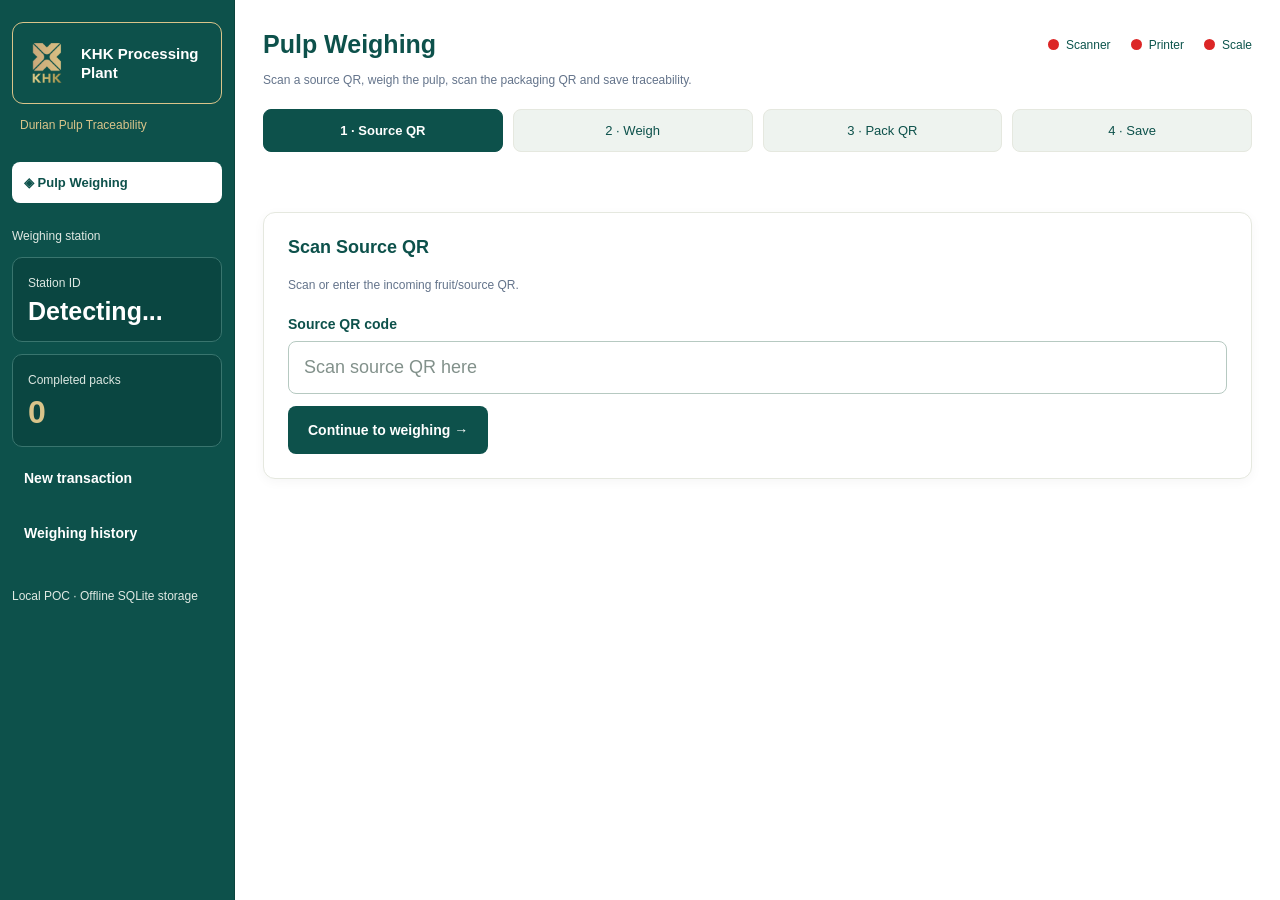
<file: index.html>
<!-- KHK Processing Plant - Test -->
<!doctype html>
<html lang="en">

<head>
  <meta charset="utf-8">
  <meta name="viewport" content="width=device-width, initial-scale=1">

  <title>KHK Processing Plant — Cloud</title>

  <link rel="stylesheet"
        href="static/css/cloudkiosk.css">

  <link rel="stylesheet"
        href="static/css/cloudhardware_status.css">


<script src="static/js/cloudauth.js" defer></script>
<script src="static/js/cloudkiosk.js" defer></script>

  
  <link rel="manifest"
        href="static/cloudmanifest.json">

  <meta name="theme-color" content="#164A32">
</head>

<body>
<div class="shell">
  <aside class="sidebar">
    <div class="brand">
    <img
        src="static/images/khk-logo.png"
        alt="KHK Logo"
        class="khk-logo"
    >
    <strong>KHK Processing Plant</strong>
</div>
    <p class="small">Durian Pulp Traceability</p>
    <div class="nav">◈ Pulp Weighing</div>
    <p class="small station-label">Weighing station</p>
    <div class="stat"><span class="small">Station ID</span><strong id="station">Detecting...</strong></div>
    <div class="stat production"><span class="small">Completed packs</span><strong id="count">0</strong></div>
    
    <button id="new" class="side-button">New transaction</button>
    <button id="showHistory" class="side-button">Weighing history</button>
    <p class="small sidebar-footer">Local POC · Offline SQLite storage</p>
  </aside>
  <main class="main">
    


    <div class="kiosk-topbar">
        <h1>Pulp Weighing</h1>

        <div class="hardware-inline">
            <div class="hardware-device">
                <span id="hwScanner" class="hardware-dot"></span>
                <span>Scanner</span>
                <span id="hwScannerDetail" hidden></span>
            </div>

            <div class="hardware-device">
                <span id="hwPrinter" class="hardware-dot"></span>
                <span>Printer</span>
                <span id="hwPrinterDetail" hidden></span>
            </div>

            <div class="hardware-device">
                <span id="hwScale" class="hardware-dot"></span>
                <span>Scale</span>
                <span id="hwScaleDetail" hidden></span>
            </div>
        </div>
    </div>

    <p class="small">Scan a source QR, weigh the pulp, scan the packaging QR and save traceability.</p>
    <nav class="steps" aria-label="Weighing steps">
      <span id="step1" class="active">1 · Source QR</span><span id="step2">2 · Weigh</span><span id="step3">3 · Pack QR</span><span id="step4">4 · Save</span>
    </nav>
    <div id="message" class="message" role="status" aria-live="polite"></div>
    <section id="sourcePanel" class="panel">
      <h2>Scan Source QR</h2><p class="small">Scan or enter the incoming fruit/source QR.</p>
      <label for="source">Source QR code</label><input id="source" maxlength="512" autocomplete="off" placeholder="Scan source QR here">
      <button id="toWeigh">Continue to weighing →</button>
    </section>
    <section id="weighPanel" class="panel hidden">
      <h2>Weigh Pulp</h2><p class="small">Simulated scale for interface testing. No hardware connected.</p>
      <div class="reading"><span id="reading">0</span><small> g</small></div>
      <p id="scaleStatus" class="small">Connecting to scale...</p><button id="capture">Capture weight →</button><button id="backSource" class="secondary">← Back</button>
    </section>
    <section id="packPanel" class="panel hidden">
      <h2>Scan Packaging QR</h2><p class="small">Scan the QR attached after packaging.</p>
      <div class="summary" id="summary"></div><label for="pack">Packaging QR code</label>
      <input id="pack" maxlength="512" autocomplete="off" placeholder="Scan packaging QR here">
      <button id="toSave">Review transaction →</button><button id="backWeigh" class="secondary">← Back</button>
    </section>
    <section id="savePanel" class="panel hidden">
      <h2>Confirm &amp; Save</h2><p class="small">Review before saving to the local SQLite database.</p>
      <div class="summary" id="review"></div><button id="save">Save traceability record</button><button id="backPack" class="secondary">← Back</button>
    </section>
    <section id="successPanel" class="panel hidden">
      <h2>Record saved locally ✓</h2><div class="summary" id="saved"></div><button id="next">Start next pack →</button>
    </section>
    <section id="historyPanel" class="panel hidden">
      <h2>Weighing History</h2><p class="small">Latest 100 records saved on this kiosk.</p>
      <input id="search" placeholder="Search source or packaging QR">
      <div class="table-wrap"><table><thead><tr><th>Time</th><th>Source QR</th><th>Weight</th><th>Packaging QR</th><th>Sync</th></tr></thead><tbody id="historyRows"></tbody></table></div>
      <button id="closeHistory" class="secondary">Back to weighing</button>
    </section>
 
  </main>
</div>

<script>
  if ('serviceWorker' in navigator) {
    window.addEventListener('load', async () => {
      try {
        const registration =
          await navigator.serviceWorker.register(
            './cloudsw.js',
            { scope: './' }
          );

        console.log(
          'KHK Cloud Service Worker registered:',
          registration.scope
        );
      } catch (error) {
        console.error(
          'KHK Cloud Service Worker registration failed:',
          error
        );
      }
    });
  }
</script>

</body>
</html>
</file>
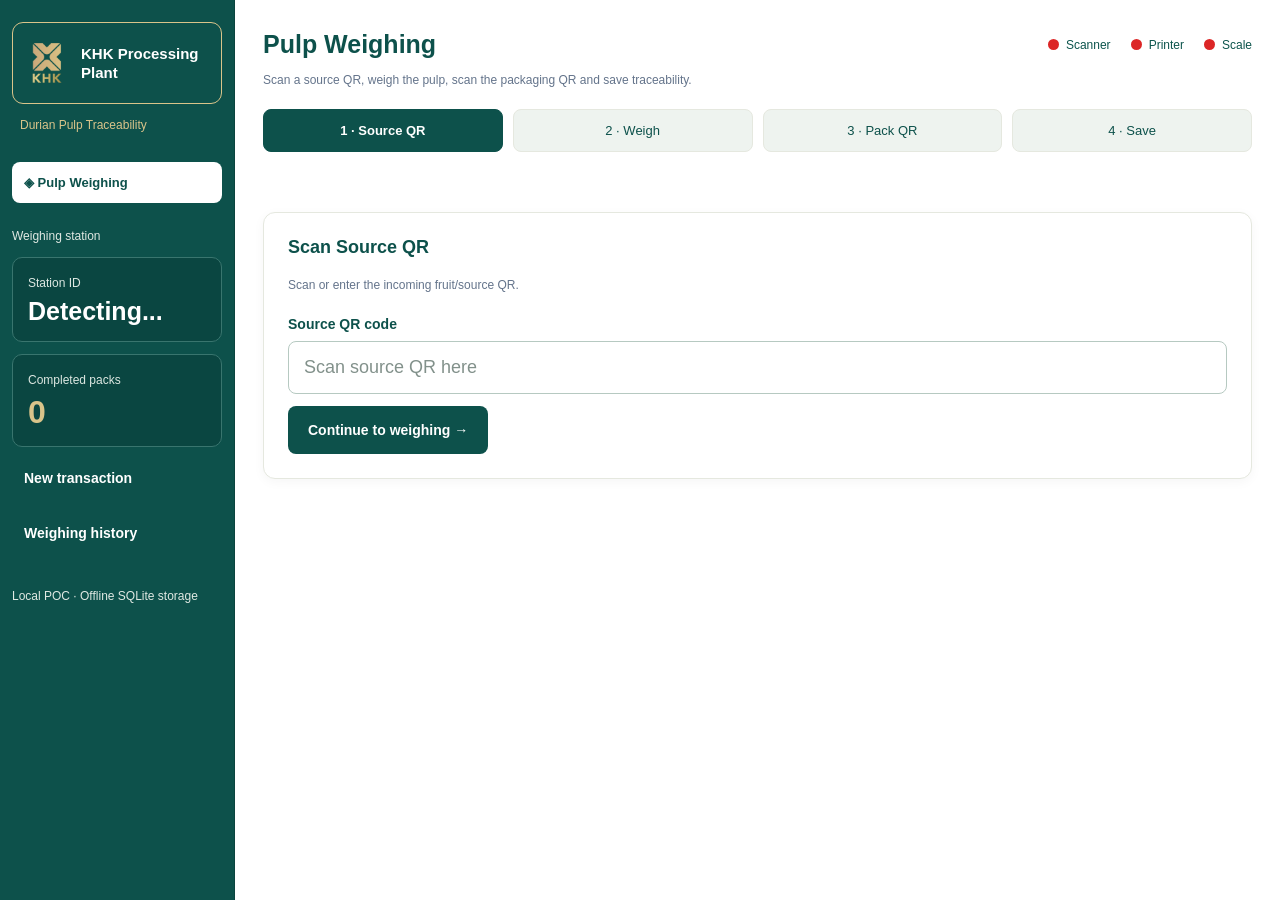
<file: cloudkiosk.html>
<!doctype html>
<html lang="en">

<head>
  <meta charset="utf-8">
  <meta name="viewport" content="width=device-width, initial-scale=1">

  <title>KHK Processing Plant — Cloud</title>

<link rel="stylesheet" href="static/css/cloudkiosk.css">
<link rel="stylesheet" href="static/css/cloudhardware_status.css">

<script src="static/js/cloudauth.js" defer></script>
<script src="static/js/cloudkiosk.js" defer></script>

<link rel="manifest" href="static/cloudmanifest.json">

  <meta name="theme-color" content="#164A32">
</head>

<body>
<div class="shell">
  <aside class="sidebar">
    <div class="brand">
    <img
        src="static/images/khk-logo.png"
        alt="KHK Logo"
        class="khk-logo"
    >
    <strong>KHK Processing Plant</strong>
</div>
    <p class="small">Durian Pulp Traceability</p>
    <div class="nav">◈ Pulp Weighing</div>
    <p class="small station-label">Weighing station</p>
    <div class="stat"><span class="small">Station ID</span><strong id="station">Detecting...</strong></div>
    <div class="stat production"><span class="small">Completed packs</span><strong id="count">0</strong></div>
    
    <button id="new" class="side-button">New transaction</button>
    <button id="showHistory" class="side-button">Weighing history</button>
    <p class="small sidebar-footer">Local POC · Offline SQLite storage</p>
  </aside>
  <main class="main">
    


    <div class="kiosk-topbar">
        <h1>Pulp Weighing</h1>

        <div class="hardware-inline">
            <div class="hardware-device">
                <span id="hwScanner" class="hardware-dot"></span>
                <span>Scanner</span>
                <span id="hwScannerDetail" hidden></span>
            </div>

            <div class="hardware-device">
                <span id="hwPrinter" class="hardware-dot"></span>
                <span>Printer</span>
                <span id="hwPrinterDetail" hidden></span>
            </div>

            <div class="hardware-device">
                <span id="hwScale" class="hardware-dot"></span>
                <span>Scale</span>
                <span id="hwScaleDetail" hidden></span>
            </div>
        </div>
    </div>

    <p class="small">Scan a source QR, weigh the pulp, scan the packaging QR and save traceability.</p>
    <nav class="steps" aria-label="Weighing steps">
      <span id="step1" class="active">1 · Source QR</span><span id="step2">2 · Weigh</span><span id="step3">3 · Pack QR</span><span id="step4">4 · Save</span>
    </nav>
    <div id="message" class="message" role="status" aria-live="polite"></div>
    <section id="sourcePanel" class="panel">
      <h2>Scan Source QR</h2><p class="small">Scan or enter the incoming fruit/source QR.</p>
      <label for="source">Source QR code</label><input id="source" maxlength="512" autocomplete="off" placeholder="Scan source QR here">
      <button id="toWeigh">Continue to weighing →</button>
    </section>
    <section id="weighPanel" class="panel hidden">
      <h2>Weigh Pulp</h2><p class="small">Simulated scale for interface testing. No hardware connected.</p>
      <div class="reading"><span id="reading">0</span><small> g</small></div>
      <p id="scaleStatus" class="small">Connecting to scale...</p><button id="capture">Capture weight →</button><button id="backSource" class="secondary">← Back</button>
    </section>
    <section id="packPanel" class="panel hidden">
      <h2>Scan Packaging QR</h2><p class="small">Scan the QR attached after packaging.</p>
      <div class="summary" id="summary"></div><label for="pack">Packaging QR code</label>
      <input id="pack" maxlength="512" autocomplete="off" placeholder="Scan packaging QR here">
      <button id="toSave">Review transaction →</button><button id="backWeigh" class="secondary">← Back</button>
    </section>
    <section id="savePanel" class="panel hidden">
      <h2>Confirm &amp; Save</h2><p class="small">Review before saving to the local SQLite database.</p>
      <div class="summary" id="review"></div><button id="save">Save traceability record</button><button id="backPack" class="secondary">← Back</button>
    </section>
    <section id="successPanel" class="panel hidden">
      <h2>Record saved locally ✓</h2><div class="summary" id="saved"></div><button id="next">Start next pack →</button>
    </section>
    <section id="historyPanel" class="panel hidden">
      <h2>Weighing History</h2><p class="small">Latest 100 records saved on this kiosk.</p>
      <input id="search" placeholder="Search source or packaging QR">
      <div class="table-wrap"><table><thead><tr><th>Time</th><th>Source QR</th><th>Weight</th><th>Packaging QR</th><th>Sync</th></tr></thead><tbody id="historyRows"></tbody></table></div>
      <button id="closeHistory" class="secondary">Back to weighing</button>
    </section>
  </main>
</div>

<script>
  if ('serviceWorker' in navigator) {
    window.addEventListener('load', async () => {
      try {
        const registration =
          await navigator.serviceWorker.register(
            './cloudsw.js',
            { scope: './' }
          );

        console.log(
          'KHK Cloud Service Worker:',
          registration.scope
        );
      } catch (error) {
        console.error(
          'Service Worker registration failed:',
          error
        );
      }
    });
  }
</script>

</body>
</html>
</file>
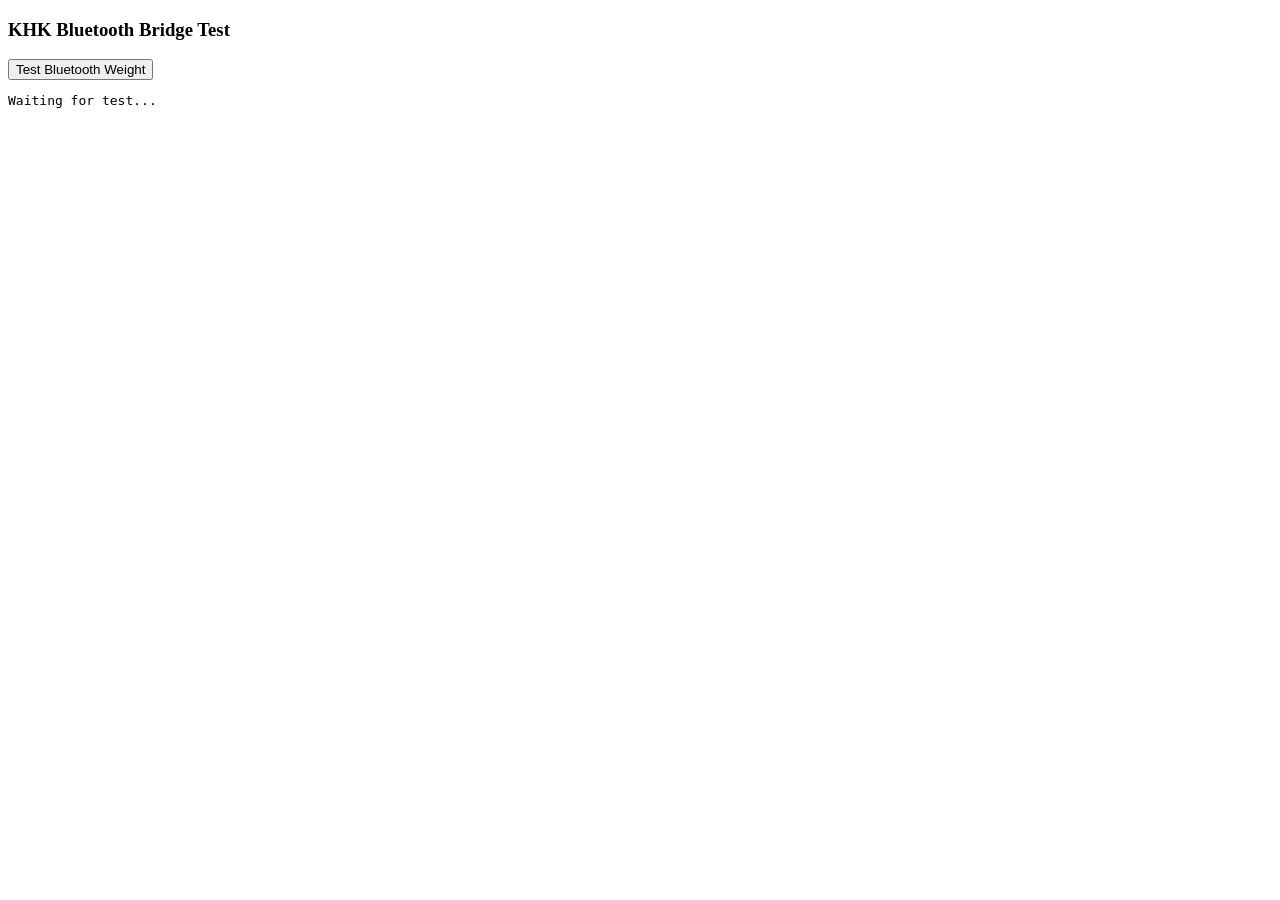
<file: static/bridge_test.html>
<!DOCTYPE html>
<html>
<head>
  <meta name="viewport" content="width=device-width, initial-scale=1">
  <title>KHK Bluetooth Bridge Test</title>
</head>
<body>
  <h3>KHK Bluetooth Bridge Test</h3>
  <button onclick="testBridge()">Test Bluetooth Weight</button>
  <pre id="result">Waiting for test...</pre>

  <script>
    async function testBridge() {
      const result = document.getElementById("result");
      result.textContent = "Connecting...";

      try {
        const response = await fetch(
          "http://127.0.0.1:8765/weight",
          { cache: "no-store" }
        );

        if (!response.ok) {
          throw new Error("HTTP " + response.status);
        }

        const data = await response.json();
        result.textContent = JSON.stringify(data, null, 2);
      } catch (error) {
        result.textContent = "ERROR: " + error.message;
      }
    }
  </script>
</body>
</html>
</file>
<file: static/css/cloudkiosk.css>
/* KHK Pulp Kiosk — green/gold/white corporate theme, 2026-11-11.
   Replaces kiosk.css. Do not load khk-duritech.css alongside this file. */
:root{font-family:'Segoe UI',Arial,sans-serif;--green:#0d514b;--green-hover:#17675e;--gold:#d9c48a;--cream:#f8f7f2;--white:#fff;--text:#164d49;--muted:#64748b;--line:#e5e8df;color:var(--text);background:var(--white)}
*{box-sizing:border-box}
body{margin:0;background:var(--white);color:var(--text)}
.shell{display:flex;min-height:100vh}
.sidebar{width:235px;flex-shrink:0;padding:22px 12px;background:var(--green);color:#fff;border-right:1px solid #0b443e}
.brand{font-size:15px;font-weight:700;line-height:1.3;padding:13px 12px;border:1px solid var(--gold);border-radius:11px;color:#fff}
.small{color:var(--muted);font-size:12px;line-height:1.5}
.sidebar .small{color:#e0e9e3}
.sidebar>.small:first-of-type{color:var(--gold);margin:12px 8px 28px}
.nav{margin-top:24px;padding:13px 12px;background:#fff;border-radius:8px;color:var(--green);font-size:13px;font-weight:700}
.main{width:min(1050px,100%);margin:0 auto;padding:30px 28px;min-width:0;background:#fff}
.main>h1{background:#fff;border:1px solid var(--line);border-radius:12px;padding:20px 20px 4px;margin:0;font-size:24px;color:var(--green)}
.main>h1+.small{border:1px solid var(--line);border-top:0;border-radius:0 0 12px 12px;padding:0 20px 20px;margin:-8px 0 18px;background:#fff}
.panel{background:#fff;border:1px solid var(--line);border-radius:12px;padding:24px;margin:22px 0;box-shadow:0 3px 12px rgba(0,0,0,.04)}
h1{margin:0 0 8px;font-size:25px;color:var(--green)}
h2{font-size:18px;margin:0 0 18px;color:var(--green)}
button{background:var(--green);color:#fff;border:0;border-radius:8px;padding:13px 20px;font:inherit;font-size:14px;font-weight:650;cursor:pointer;margin:12px 10px 0 0;min-height:48px}
button:hover{background:var(--green-hover)}button:disabled{opacity:.5;cursor:wait}
button:focus-visible,input:focus-visible{outline:3px solid var(--gold);outline-offset:2px}
.secondary{background:#edf4f0;color:var(--green);border:1px solid #b9d2c9}
.secondary:hover{background:#dcece5}
.side-button{display:block;width:100%;text-align:left;background:transparent;color:#fff;margin:7px 0 0;padding:13px 12px}
.side-button:hover{background:#17675e}
.stat{background:#0a4641;padding:15px;border-radius:10px;margin-top:12px;border:1px solid #39756e;color:#fff}
.stat .small{color:#dce7e1}
.stat strong{display:block;font-size:25px;margin-top:5px;color:#fff}
.station-label{margin-top:24px}.production strong{color:var(--gold);font-size:32px}.sidebar-footer{margin-top:30px}
.steps{display:flex;gap:10px;margin:20px 0 18px;flex-wrap:wrap}
.steps span{flex:1;min-width:120px;text-align:center;padding:13px 10px;background:#eef3ef;border:1px solid var(--line);border-radius:8px;color:var(--green);font-size:13px}
.steps .active{background:var(--green);color:#fff;font-weight:650;border-color:var(--green)}
label{display:block;margin:22px 0 9px;font-size:14px;font-weight:600;color:var(--green)}
input{width:100%;background:#fff;color:#1d3532;border:1px solid #b6c9c1;border-radius:8px;padding:15px;font:inherit;font-size:18px}
input::placeholder{color:#82918b}
.reading{background:#f8faf8;border:1px solid var(--line);border-radius:10px;text-align:center;padding:22px;font-size:80px;font-weight:700;color:var(--green)}
.reading small{font-size:24px;color:var(--muted)}
.summary{background:#f8faf8;border:1px solid var(--line);border-radius:10px;padding:20px;line-height:1.8;overflow-wrap:anywhere;color:#1d3532}
.message{min-height:20px;color:#b42318;font-size:14px}.message.ok{color:#16703c}
.hidden{display:none!important}
.table-wrap{overflow-x:auto}table{border-collapse:collapse;width:100%;font-size:14px}
th,td{padding:11px;text-align:left;border-bottom:1px solid var(--line);overflow-wrap:anywhere}
th{color:var(--green);background:#f8faf8}
@media(max-width:700px){.shell{flex-direction:column}.sidebar{width:100%;padding:15px}.nav{margin-top:12px}.main{padding:18px 14px}.steps span{min-width:90px}.reading{font-size:60px}}

/* Fix oversized KHK logo */

.sidebar img,
.sidebar .brand img,
.sidebar .khk-logo,
.sidebar .khk-sidebar-logo {
    width: 44px !important;
    height: 54px !important;
    max-width: 44px !important;
    max-height: 54px !important;
    object-fit: contain !important;
    flex-shrink: 0;
}

/* Keep logo and title aligned */
.sidebar .brand,
.sidebar .khk-sidebar-brand {
    display: flex;
    align-items: center;
    gap: 12px;
}

/* Prevent logo container from expanding */
.sidebar .brand img {
    display: block;
}
</file>
<file: static/css/cloudhardware_status.css>
/* Stage 2.7 - Hardware Connection Indicators */
/* Horizontal layout at top-right of kiosk */

.kiosk-topbar {
    display: flex;
    justify-content: space-between;
    align-items: center;
    gap: 20px;
    flex-wrap: wrap;
}

.kiosk-topbar h1 {
    margin: 0;
}

/* Hardware indicators container */
.hardware-inline {
    display: flex;
    align-items: center;
    gap: 20px;
    margin-left: auto;
}

/* Individual hardware device */
.hardware-device {
    display: flex;
    align-items: center;
    gap: 7px;
    font-size: 12px;
    white-space: nowrap;
    color: #0d554d;
}

/* Connection indicator light */
.hardware-dot {
    display: inline-block;
    width: 11px;
    height: 11px;
    min-width: 11px;
    border-radius: 50%;
    background-color: #dc2626;
    flex-shrink: 0;
}

/* Connected - Green */
.hardware-dot[data-status="connected"] {
    background-color: #16a34a;
    box-shadow: 0 0 5px rgba(22, 163, 74, 0.35);
}

/* Disconnected - Red */
.hardware-dot[data-status="disconnected"] {
    background-color: #dc2626;
    box-shadow: 0 0 5px rgba(220, 38, 38, 0.25);
}

/* Hide technical details */
.hardware-device [id$="Detail"] {
    display: none;
}

/* Smaller screens */
@media (max-width: 850px) {
    .kiosk-topbar {
        align-items: flex-start;
    }

    .hardware-inline {
        flex-wrap: wrap;
        gap: 12px;
    }
}
</file>
